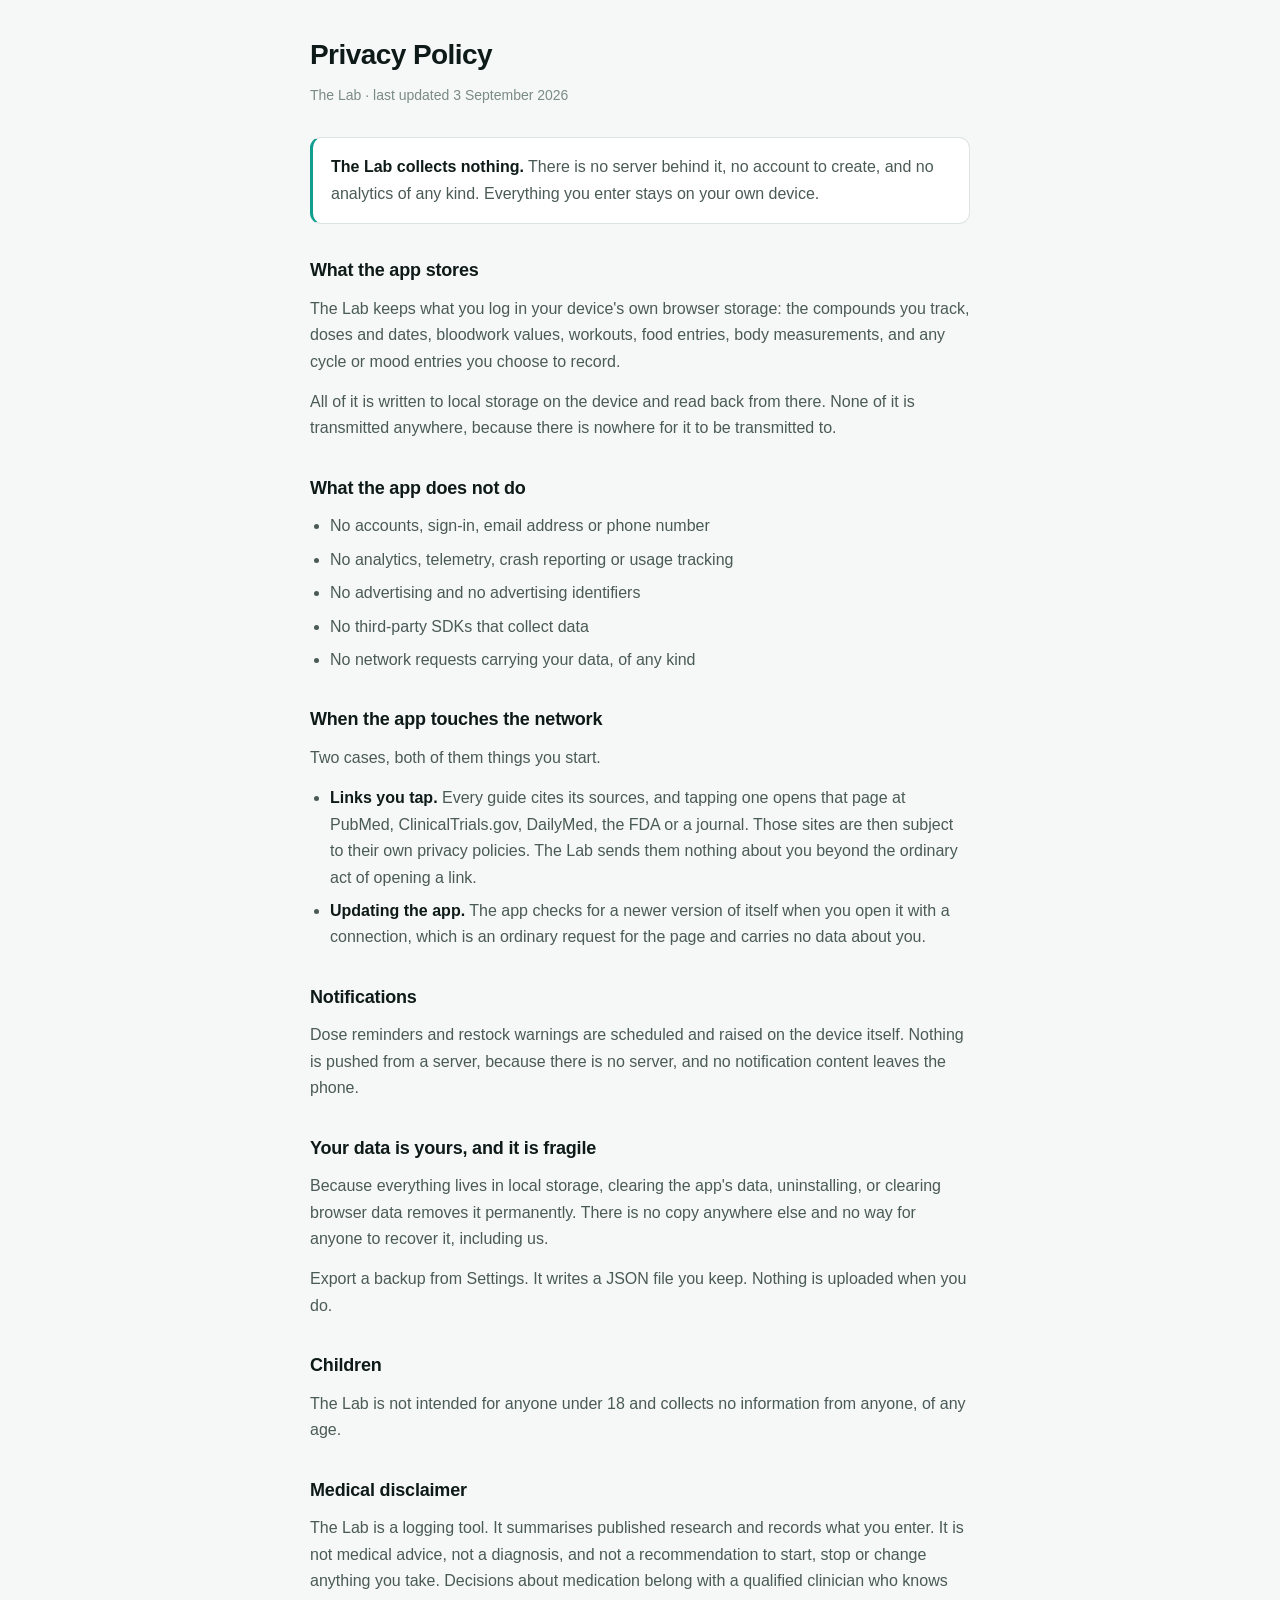
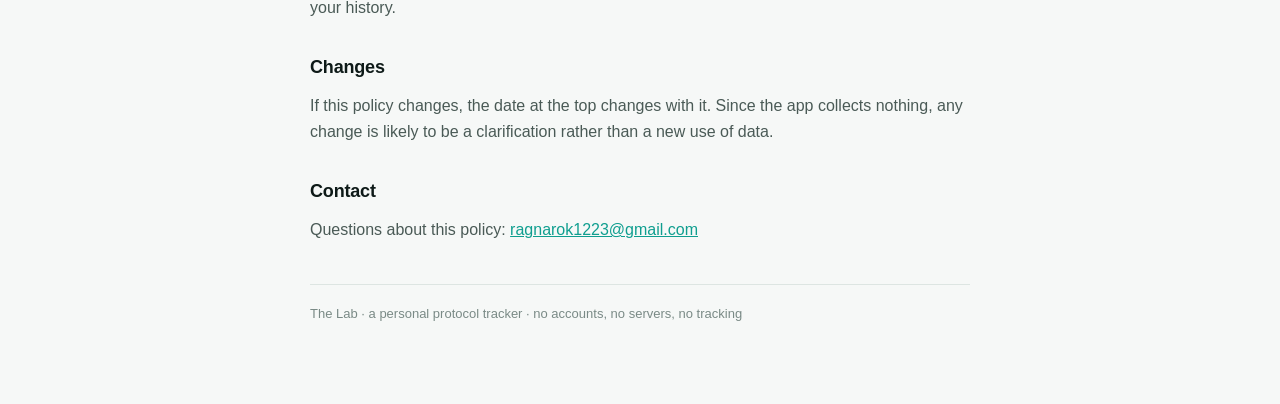
<file: privacy.html>
<!doctype html>
<html lang="en">
<head>
<meta charset="utf-8">
<meta name="viewport" content="width=device-width, initial-scale=1">
<title>The Lab — Privacy Policy</title>
<style>
  :root{
    --bg:#f6f8f7; --panel:#fff; --ink:#0e1a18; --ink2:#4a5a56; --ink3:#7a8a86;
    --line:#dde5e2; --accent:#0f9e8f;
  }
  @media (prefers-color-scheme: dark){
    :root:not([data-theme="light"]){
      --bg:#080d0c; --panel:#0f1614; --ink:#e8f0ed; --ink2:#a8b8b4;
      --ink3:#7a8a86; --line:#1e2a27; --accent:#2ad4bf;
    }
  }
  *{box-sizing:border-box}
  body{margin:0;background:var(--bg);color:var(--ink);
    font:16px/1.65 -apple-system,BlinkMacSystemFont,"Segoe UI",Roboto,sans-serif;
    padding:32px 20px 80px}
  main{max-width:660px;margin:0 auto}
  h1{font-size:28px;letter-spacing:-.02em;margin:0 0 6px;text-wrap:balance}
  .sub{color:var(--ink3);font-size:14px;margin:0 0 30px}
  h2{font-size:18px;letter-spacing:-.01em;margin:32px 0 10px}
  p{margin:0 0 14px;color:var(--ink2)}
  ul{margin:0 0 14px;padding-left:20px;color:var(--ink2)}
  li{margin-bottom:7px}
  strong{color:var(--ink);font-weight:650}
  .box{background:var(--panel);border:1px solid var(--line);border-left:3px solid var(--accent);
    border-radius:11px;padding:16px 18px;margin:20px 0}
  .box p:last-child{margin-bottom:0}
  footer{margin-top:40px;padding-top:18px;border-top:1px solid var(--line);
    color:var(--ink3);font-size:13px}
  a{color:var(--accent)}
</style>
</head>
<body>
<main>
  <h1>Privacy Policy</h1>
  <p class="sub">The Lab · last updated 3 September 2026</p>

  <div class="box">
    <p><strong>The Lab collects nothing.</strong> There is no server behind it, no
    account to create, and no analytics of any kind. Everything you enter stays
    on your own device.</p>
  </div>

  <h2>What the app stores</h2>
  <p>The Lab keeps what you log in your device's own browser storage: the
  compounds you track, doses and dates, bloodwork values, workouts, food
  entries, body measurements, and any cycle or mood entries you choose to
  record.</p>
  <p>All of it is written to local storage on the device and read back from
  there. None of it is transmitted anywhere, because there is nowhere for it to
  be transmitted to.</p>

  <h2>What the app does not do</h2>
  <ul>
    <li>No accounts, sign-in, email address or phone number</li>
    <li>No analytics, telemetry, crash reporting or usage tracking</li>
    <li>No advertising and no advertising identifiers</li>
    <li>No third-party SDKs that collect data</li>
    <li>No network requests carrying your data, of any kind</li>
  </ul>

  <h2>When the app touches the network</h2>
  <p>Two cases, both of them things you start.</p>
  <ul>
    <li><strong>Links you tap.</strong> Every guide cites its sources, and
    tapping one opens that page at PubMed, ClinicalTrials.gov, DailyMed, the
    FDA or a journal. Those sites are then subject to their own privacy
    policies. The Lab sends them nothing about you beyond the ordinary act of
    opening a link.</li>
    <li><strong>Updating the app.</strong> The app checks for a newer version of
    itself when you open it with a connection, which is an ordinary request for
    the page and carries no data about you.</li>
  </ul>

  <h2>Notifications</h2>
  <p>Dose reminders and restock warnings are scheduled and raised on the device
  itself. Nothing is pushed from a server, because there is no server, and no
  notification content leaves the phone.</p>

  <h2>Your data is yours, and it is fragile</h2>
  <p>Because everything lives in local storage, clearing the app's data,
  uninstalling, or clearing browser data removes it permanently. There is no
  copy anywhere else and no way for anyone to recover it, including us.</p>
  <p>Export a backup from Settings. It writes a JSON file you keep. Nothing is
  uploaded when you do.</p>

  <h2>Children</h2>
  <p>The Lab is not intended for anyone under 18 and collects no information
  from anyone, of any age.</p>

  <h2>Medical disclaimer</h2>
  <p>The Lab is a logging tool. It summarises published research and records
  what you enter. It is not medical advice, not a diagnosis, and not a
  recommendation to start, stop or change anything you take. Decisions about
  medication belong with a qualified clinician who knows your history.</p>

  <h2>Changes</h2>
  <p>If this policy changes, the date at the top changes with it. Since the app
  collects nothing, any change is likely to be a clarification rather than a
  new use of data.</p>

  <h2>Contact</h2>
  <p>Questions about this policy: <a href="mailto:ragnarok1223@gmail.com">ragnarok1223@gmail.com</a></p>

  <footer>The Lab · a personal protocol tracker · no accounts, no servers, no tracking</footer>
</main>
</body>
</html>
</file>
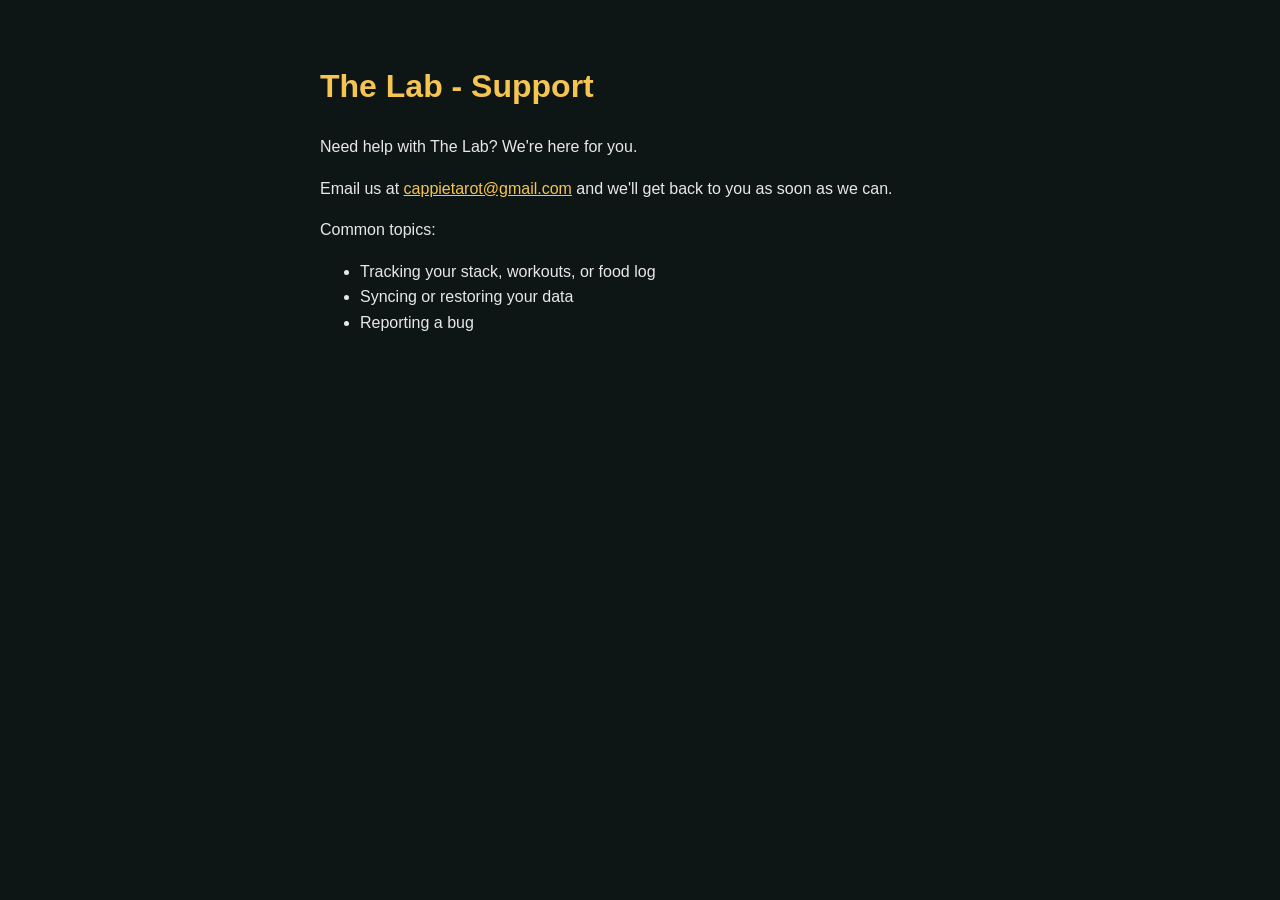
<file: support.html>
<!DOCTYPE html>
<html lang="en">
<head>
<meta charset="UTF-8">
<meta name="viewport" content="width=device-width, initial-scale=1.0">
<title>The Lab - Support</title>
<style>
body{font-family:-apple-system,BlinkMacSystemFont,'Segoe UI',Roboto,sans-serif;background:#0e1615;color:#e8e8e8;max-width:640px;margin:0 auto;padding:40px 20px;line-height:1.6}
h1{color:#f5c451}
a{color:#f5c451}
</style>
</head>
<body>
<h1>The Lab - Support</h1>
<p>Need help with The Lab? We're here for you.</p>
<p>Email us at <a href="mailto:cappietarot@gmail.com">cappietarot@gmail.com</a> and we'll get back to you as soon as we can.</p>
<p>Common topics:</p>
<ul>
<li>Tracking your stack, workouts, or food log</li>
<li>Syncing or restoring your data</li>
<li>Reporting a bug</li>
</ul>
</body>
</html>
</file>
